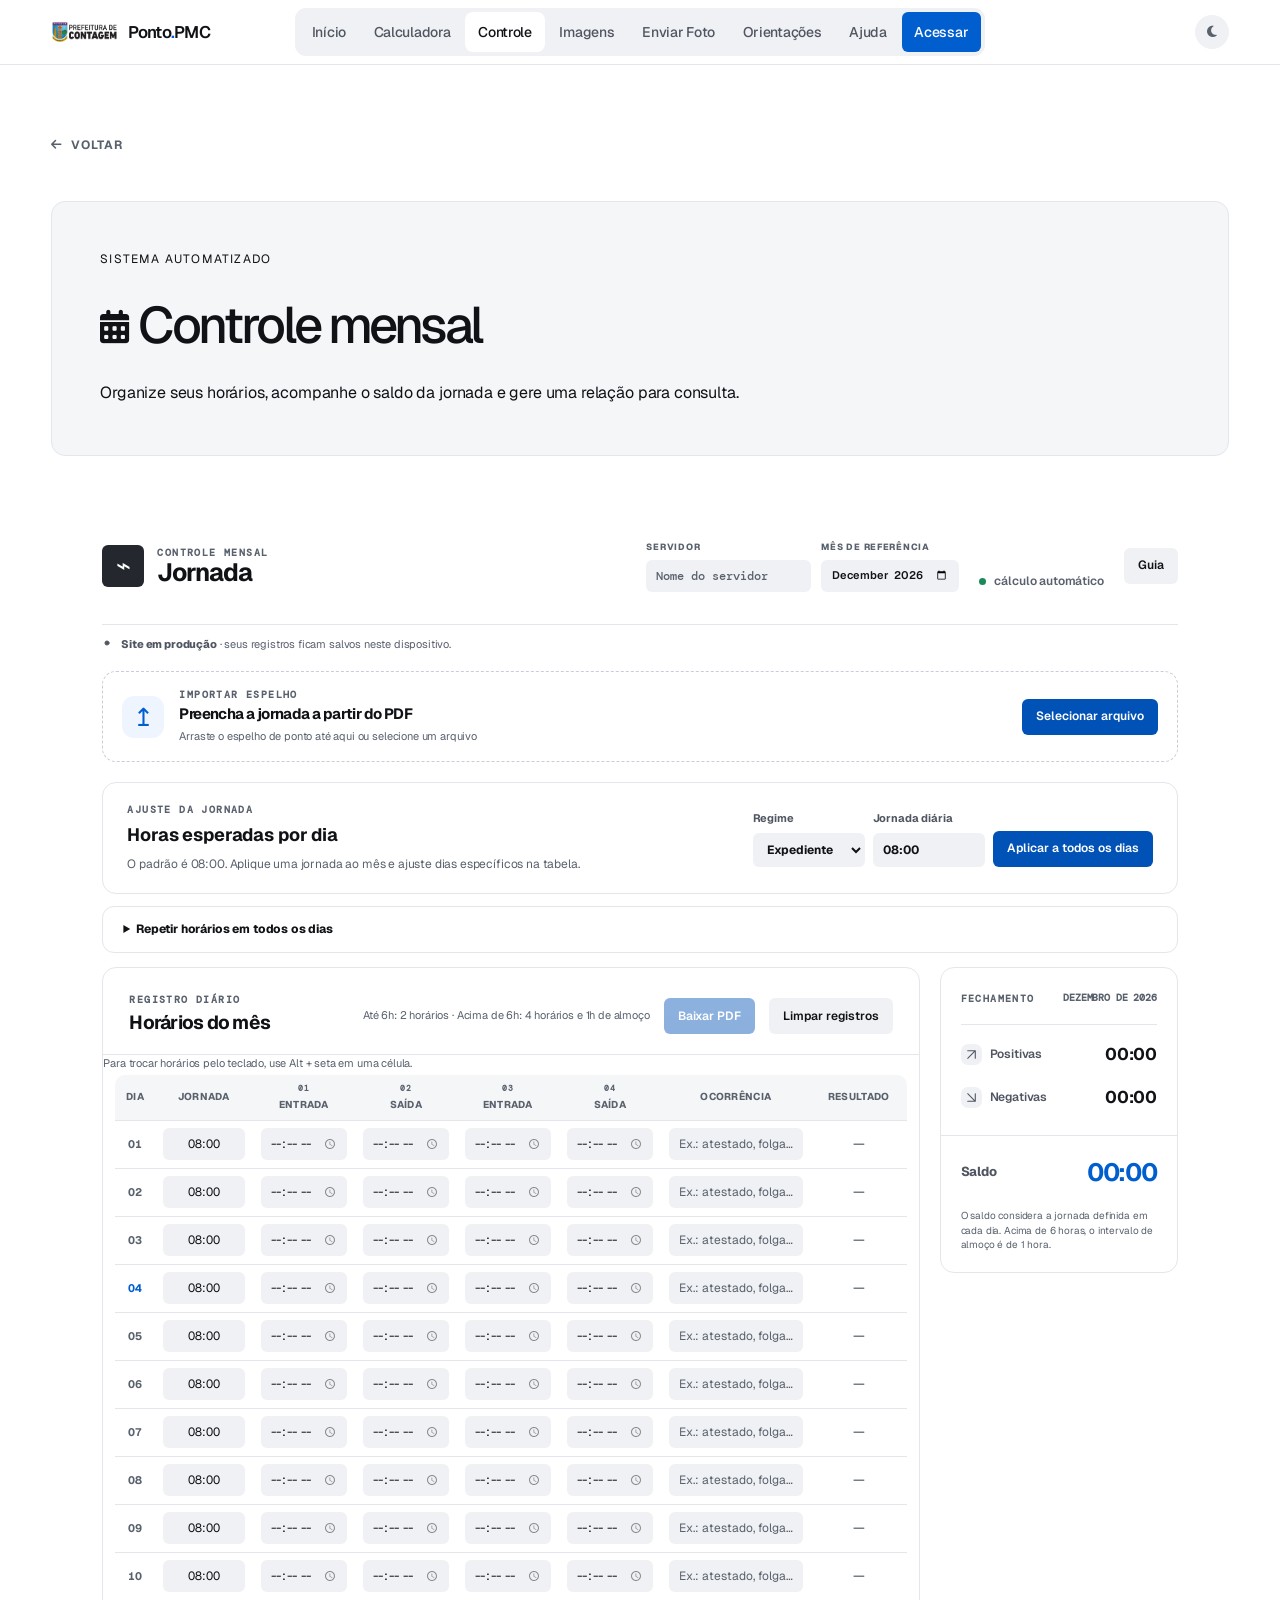
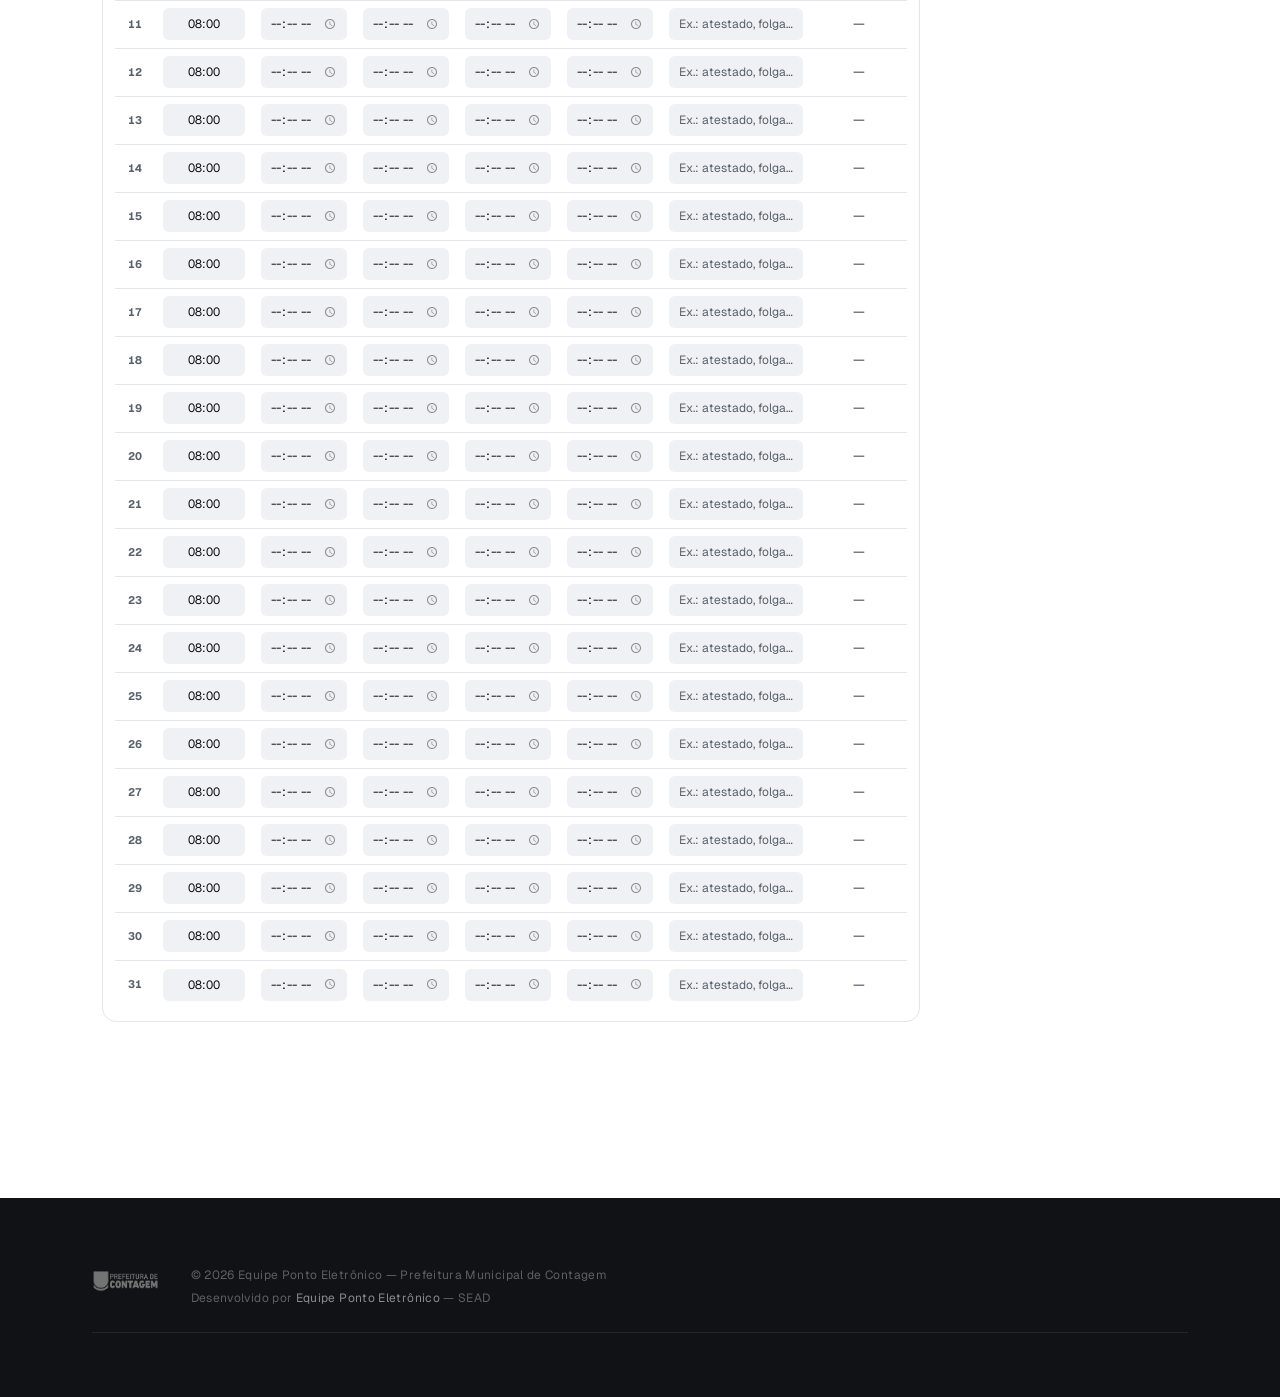
<file: controle-mensal.html>
<!DOCTYPE html>
<html lang="pt-BR"><head><meta charset="utf-8"><meta name="viewport" content="width=device-width,initial-scale=1"><title>Controle mensal</title><link rel="stylesheet" href="style.css"><script type="module" src="controle-mensal-app.js"></script><link rel="stylesheet" href="portal-design.css" />
</head><body><main><p><a href="controle.html">Abrir controle mensal</a></p></main></body></html>
</file>
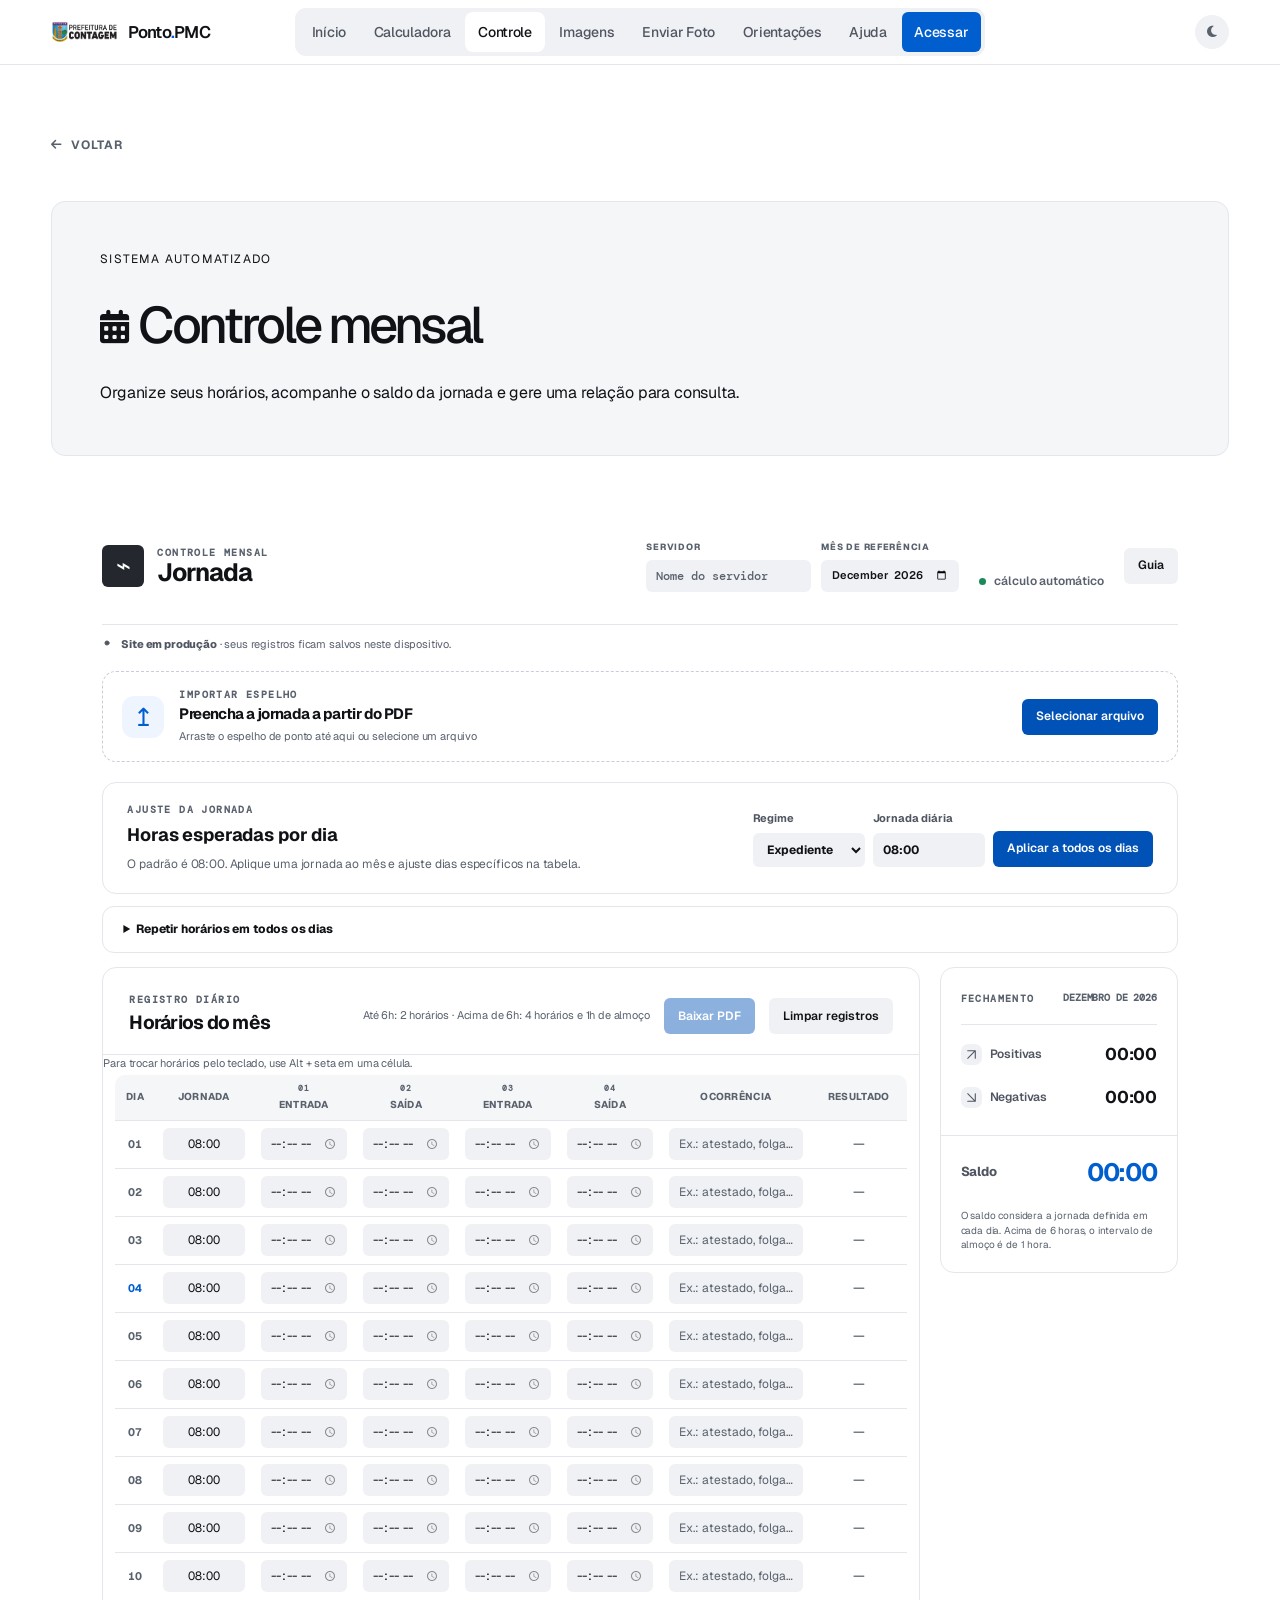
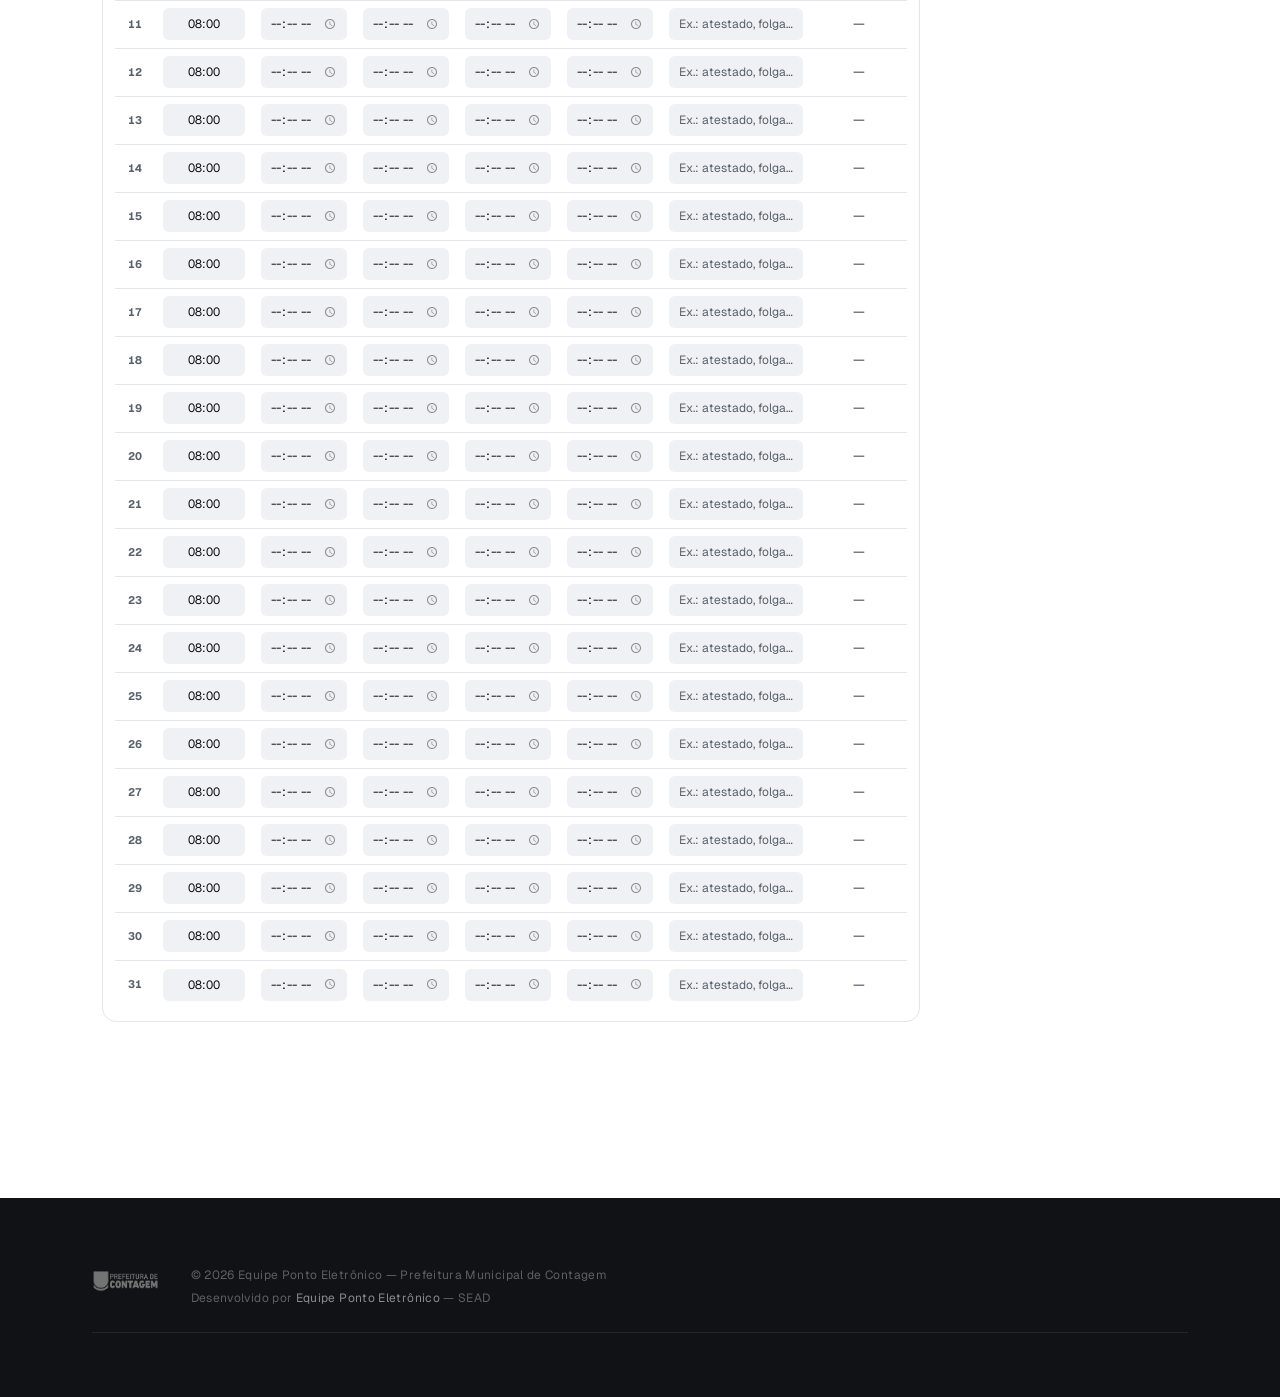
<file: controle.html>
<!DOCTYPE html>
<html lang="pt-BR">
<head>
  <meta charset="UTF-8" />
  <meta name="viewport" content="width=device-width, initial-scale=1.0" />
  <title>Controle</title>
  <link rel="icon" type="image/png" href="https://i.ibb.co/fVRw238j/Ponto-removebg-preview.png" />
  <link rel="stylesheet" href="style.css" />
  <link rel="stylesheet" href="controle.css" />
  <link rel="stylesheet" href="guide.css" />
  <link href="https://cdnjs.cloudflare.com/ajax/libs/font-awesome/6.5.0/css/all.min.css" rel="stylesheet" />
  <link rel="manifest" href="manifest.json" />
  <link rel="apple-touch-icon" href="icons/icon-192.png" />
  <meta name="theme-color" content="#ffffff" />
  <meta name="apple-mobile-web-app-capable" content="yes" />
  <link rel="stylesheet" href="accessibility.css" />
  <link rel="stylesheet" href="mobile-nav.css" />
<link rel="stylesheet" href="portal-design.css" />
</head>
<body class="control-page page-wrapper">
  <a class="skip-link" href="#main-content">Ir para o conteúdo principal</a>
  <nav class="site-nav" role="navigation" aria-label="Navegação principal">
    <div class="inner">
      <a class="nav-logo" href="index.html" aria-label="Voltar ao início">
        <img src="assets/logo-prefeitura-contagem.png" alt="Prefeitura de Contagem" />
        <span class="nav-logo-text">Ponto<span>.</span>PMC</span>
      </a>
      <ul class="nav-links" id="navLinks" role="list">
        <li><a href="index.html">Início</a></li>
        <li><a href="calculadora.html">Calculadora</a></li>
        <li><a href="controle.html" class="active" aria-current="page">Controle</a></li>
        <li><a href="imagem.html">Imagens</a></li>
        <li><a href="foto.html">Enviar Foto</a></li>
        <li><a href="index.html#orientacoes">Orientações</a></li>
        <li><a href="faq.html">Ajuda</a></li>
        <li>
          <a href="https://forponto.contagem.mg.gov.br/ForpontoWeb/login.aspx"
             target="_blank" rel="noopener" class="btn btn-primary btn-sm">Acessar</a>
        </li>
      </ul>
      <div class="nav-actions">
        <button class="theme-toggle-btn" id="themeToggle" aria-label="Alternar tema">
          <i class="fas fa-moon" id="themeIcon" aria-hidden="true"></i>
        </button>
        <button class="nav-hamburger" id="hamburger" aria-controls="navLinks" aria-label="Abrir menu" aria-expanded="false">
          <i class="fas fa-bars" aria-hidden="true"></i>
        </button>
      </div>
    </div>
  </nav>

  <main id="main-content" tabindex="-1">
    <div class="container control-intro">
      <button class="btn-back-page" type="button" onclick="history.back()">
        <i class="fas fa-arrow-left" aria-hidden="true"></i> Voltar
      </button>
      <section class="page-hero" aria-labelledby="controle-title">
        <span class="eyebrow">Sistema Automatizado</span>
        <h1 id="controle-title"><i class="fas fa-calendar-days" aria-hidden="true"></i> Controle mensal</h1>
        <p>Organize seus horários, acompanhe o saldo da jornada e gere uma relação para consulta.</p>
      </section>
    </div>

    <div class="container control-container">
      <section class="app-shell" aria-label="Controle mensal de jornada">
        <header class="topbar">
          <div class="brand-block">
            <div class="brand-mark" aria-hidden="true">⌁</div>
            <div>
              <p class="section-kicker">Controle mensal</p>
              <h2>Jornada</h2>
            </div>
          </div>
          <div class="header-controls">
            <div class="header-fields">
              <label class="header-field">
                <span>Servidor</span>
                <input id="server-name" type="text" maxlength="100" autocomplete="name" placeholder="Nome do servidor" />
              </label>
              <label class="header-field month-field">
                <span>Mês de referência</span>
                <input id="reference-month" type="month" />
              </label>
            </div>
            <div class="rules-note"><span class="status-dot"></span> cálculo automático</div>
            <button class="guide-launch" id="guide-launch" type="button" aria-haspopup="dialog" aria-controls="tour-card">Guia</button>
          </div>
        </header>

        <div class="production-banner" role="status">
          <span class="production-icon" aria-hidden="true"><svg xmlns="http://www.w3.org/2000/svg" class="inline-icon" width="1em" height="1em" viewBox="0 0 24 24" fill="currentColor" stroke="currentColor" stroke-width="2" stroke-linecap="round" stroke-linejoin="round" aria-hidden="true" focusable="false" style="vertical-align:-0.125em"><circle cx="12" cy="12" r="5"/></svg></span>
          <span><strong>Site em produção</strong> · seus registros ficam salvos neste dispositivo.</span>
        </div>

        <section class="import-card" id="import-dropzone" aria-label="Importar espelho de ponto">
          <div class="import-symbol" aria-hidden="true">↥</div>
          <div class="import-copy">
            <p class="section-kicker">Importar espelho</p>
            <h3>Preencha a jornada a partir do PDF</h3>
            <p id="import-status" role="status" aria-live="polite">Arraste o espelho de ponto até aqui ou selecione um arquivo</p>
          </div>
          <button class="import-button" id="choose-file" type="button">Selecionar arquivo</button>
          <input id="file-input" type="file" accept=".pdf,application/pdf,image/png,image/jpeg" hidden />
        </section>

        <section class="daily-settings" aria-labelledby="daily-settings-title">
          <div>
            <p class="section-kicker">Ajuste da jornada</p>
            <h3 id="daily-settings-title">Horas esperadas por dia</h3>
            <p>O padrão é 08:00. Aplique uma jornada ao mês e ajuste dias específicos na tabela.</p>
          </div>
          <div class="daily-settings-action">
            <label class="settings-field" for="work-regime">Regime
              <select id="work-regime">
                <option value="regular">Expediente</option>
                <option value="plantao">Plantão</option>
              </select>
            </label>
            <label class="settings-field" for="bulk-target">Jornada diária
              <input id="bulk-target" type="text" inputmode="numeric" maxlength="5" value="08:00" aria-label="Jornada diária em horas e minutos" />
            </label>
            <button id="apply-target" type="button">Aplicar a todos os dias</button>
          </div>
        </section>

        <details class="time-template">
          <summary>Repetir horários em todos os dias</summary>
          <div class="time-template-fields">
            <label>Entrada 1<input id="template-entry" type="time" /></label>
            <label id="template-exit2-label">Saída 2 (almoço)<input id="template-exit2" type="time" /></label>
            <label data-template-extra>Entrada 3<input id="template-entry3" type="time" /></label>
            <label data-template-extra>Saída 4<input id="template-exit4" type="time" /></label>
            <button id="apply-times" type="button">Aplicar jornada e horários</button>
          </div>
          <p id="template-status" role="status" aria-live="polite">Usa a jornada diária acima e substitui as batidas já preenchidas.</p>
        </details>

        <section class="workspace" aria-label="Calculadora de jornada">
          <div class="sheet-card">
            <div class="sheet-heading">
              <div>
                <p class="section-kicker">Registro diário</p>
                <h3>Horários do mês</h3>
              </div>
              <div class="sheet-actions">
                <p class="sheet-hint" id="sheet-hint">Até 6h: 2 horários · Acima de 6h: 4 horários e 1h de almoço</p>
                <button class="download-button" id="download-pdf" type="button">Baixar PDF</button>
                <button class="clear-button" id="clear-schedule" type="button">Limpar registros</button>
              </div>
            </div>

            <p id="scheduleKeyboard" class="sheet-hint">Para trocar horários pelo teclado, use Alt + seta em uma célula.</p>
          <div class="table-wrap">
              <table>
                <thead>
                  <tr>
                    <th scope="col" class="day-column">Dia</th>
                    <th scope="col" class="target-column">Jornada</th>
                    <th scope="col"><span class="col-number">01</span>Entrada</th>
                    <th scope="col"><span class="col-number">02</span>Saída</th>
                    <th scope="col"><span class="col-number">03</span>Entrada</th>
                    <th scope="col"><span class="col-number">04</span>Saída</th>
                    <th scope="col" class="occurrence-column">Ocorrência</th>
                    <th scope="col" class="result-column">Resultado</th>
                  </tr>
                </thead>
                <tbody id="days-body"></tbody>
              </table>
            </div>
          </div>

        <aside class="summary-card" aria-label="Resumo da jornada">
            <div class="summary-topline">
              <span class="section-kicker">Fechamento</span>
              <span class="summary-month">mês atual</span>
            </div>
            <div class="summary-list">
              <div class="summary-row">
                <span class="summary-label"><span class="summary-icon positive"><svg xmlns="http://www.w3.org/2000/svg" class="inline-icon" width="1em" height="1em" viewBox="0 0 24 24" fill="none" stroke="currentColor" stroke-width="2" stroke-linecap="round" stroke-linejoin="round" aria-hidden="true" focusable="false" style="vertical-align:-0.125em"><path d="M5 19 19 5M5 5h14v14"/></svg></span>Positivas</span>
                <strong id="positive-total" class="positive-text">00:00</strong>
              </div>
              <div class="summary-row">
                <span class="summary-label"><span class="summary-icon negative"><svg xmlns="http://www.w3.org/2000/svg" class="inline-icon" width="1em" height="1em" viewBox="0 0 24 24" fill="none" stroke="currentColor" stroke-width="2" stroke-linecap="round" stroke-linejoin="round" aria-hidden="true" focusable="false" style="vertical-align:-0.125em"><path d="m5 5 14 14M5 19h14V5"/></svg></span>Negativas</span>
                <strong id="negative-total" class="negative-text">00:00</strong>
              </div>
            </div>
          <div class="balance-row" role="status" aria-live="polite">
              <span>Saldo</span>
              <strong id="balance-total">00:00</strong>
            </div>
            <p class="summary-footnote" id="summary-footnote">O saldo considera a jornada definida em cada dia. Acima de 6 horas, o intervalo de almoço é de 1 hora.</p>
          </aside>
        </section>
      </section>
    </div>
  </main>

  <footer class="site-footer">
    <div class="container">
      <div class="footer-inner">
        <div class="footer-logo">
          <img src="assets/logo-prefeitura-contagem.png" alt="Logo Prefeitura de Contagem" />
        </div>
        <div>
          <p class="footer-copy">© 2026 Equipe Ponto Eletrônico — Prefeitura Municipal de Contagem</p>
          <p class="footer-dev">Desenvolvido por <a href="https://www.linkedin.com/in/italo-junio/" target="_blank" rel="noopener">Equipe Ponto Eletrônico</a> — SEAD</p>
        </div>
      </div>
    </div>
  </footer>

  <div class="tour-hole" id="tour-hole" hidden aria-hidden="true"></div>
  <div class="tour-card" id="tour-card" role="dialog" aria-modal="true" aria-label="Guia do Controle" aria-live="polite" hidden></div>

  <script src="controle.js?v=20261127-pdf"></script>
  <script src="guide.js"></script>
  <script src="pwa.js"></script>
  <script src="accessibility.js" defer></script>
  <script src="https://vlibras.gov.br/app/vlibras-plugin.js" defer></script>
  <script type="module" src="mobile-nav.js"></script>
</body>
</html>
</file>
<file: style.css>
/* =====================================================
   style.css — Portal Principal
   Nike Premium · Athletic Minimalism · White-first
   ===================================================== */
@import url('tokens.css');

/* ===== HERO MAIN ===== */
.hero-band.main-hero {
  text-align: center;
  background: var(--bg);
  padding-top: 0;
  padding-bottom: var(--sp-12);
  border-bottom: 1.5px solid var(--border);
}
[data-theme="dark"] .hero-band.main-hero { background: var(--bg); }

.hero-band.main-hero .display-1 {
  color: var(--text-primary);
  max-width: 820px;
  margin-inline: auto;
  font-size: clamp(2.25rem, 5.5vw, 4.5rem);
  line-height: 1.06;
  text-wrap: balance;
}
.hero-band.main-hero .display-1 span { color: var(--accent); }

.hero-band.main-hero .lead {
  max-width: 480px;
  margin: var(--sp-5) auto 0;
  text-wrap: pretty;
}

.hero-brand-band {
  position: relative;
  isolation: isolate;
  width: 100vw;
  margin-left: calc(50% - 50vw);
  padding-block: var(--sp-6);
  margin-bottom: var(--sp-6);
  cursor: zoom-in;
  touch-action: none;
}
.hero-brand-band.is-magnifying { cursor: zoom-out; }
.hero-brand-band:focus-visible { outline: 2px solid var(--accent); outline-offset: -3px; }

.hero-text-field {
  position: absolute;
  inset: 0;
  z-index: 0;
  width: 100%;
  height: 100%;
  pointer-events: none;
}

.hero-text-lens {
  position: absolute;
  z-index: 2;
  border: 2px solid rgba(198, 220, 255, 0.85);
  border-radius: 50%;
  background: var(--bg);
  box-shadow: 0 0 0 5px rgba(107, 170, 245, 0.12), 0 8px 28px #0009;
  pointer-events: none;
}
.hero-text-lens[hidden] { display: none; }

.hero-brasao {
  position: relative;
  z-index: 1;
  display: block;
  width: clamp(144px, 16vw, 192px);
  max-width: 100%;
  height: auto;
  margin: 0 auto;
}
.hero-brasao[hidden] { display: none; }
.hero-brand-band.is-unified .hero-brasao { visibility: hidden; }

.hero-tagline {
  font-family: var(--font-mono);
  font-size: clamp(0.625rem, 1.2vw, 0.75rem);
  font-weight: 500;
  color: var(--text-secondary);
  letter-spacing: 0.12em;
  text-transform: uppercase;
  margin-bottom: var(--sp-5);
  text-wrap: balance;
}

.hero-cta-row {
  display: flex; gap: var(--sp-3); flex-wrap: wrap;
  justify-content: center;
  margin-top: var(--sp-8);
}

#installPortal[hidden], .install-help[hidden] { display: none !important; }
.install-help {
  max-width: 600px;
  margin: var(--sp-4) auto 0;
  color: var(--text-muted);
  font-size: var(--text-sm);
  line-height: 1.5;
}

/* Hero stat strip */
.hero-stats {
  display: grid;
  grid-template-columns: repeat(3, minmax(0, 1fr));
  gap: var(--sp-6);
  max-width: 640px;
  margin: var(--sp-10) auto 0;
  padding-top: var(--sp-6);
  border-top: 1.5px solid var(--border);
}
.hero-stat { text-align: center; }
.hero-stat-value {
  font-family: var(--font-display); font-weight: 500;
  font-size: clamp(1.5rem, 3vw, 2.25rem);
  color: var(--near-black);
  letter-spacing: -0.02em;
  line-height: 1;
  text-transform: uppercase;
}
[data-theme="dark"] .hero-stat-value { color: var(--white); }
.hero-stat-value span { color: var(--mid-gray); font-weight: 400; }
.hero-stat-label {
  font-size: clamp(0.5625rem, 1.3vw, 0.6875rem); color: var(--text-secondary);
  margin-top: var(--sp-2);
  font-family: var(--font-mono);
  letter-spacing: 0.08em;
  text-transform: uppercase;
}

/* ===== TICKER / MARQUEE ===== */
.ticker-band {
  background: var(--near-black);
  overflow: hidden;
  padding: var(--sp-3) 0;
  border-top: none;
  border-bottom: none;
}
[data-theme="dark"] .ticker-band { background: var(--black); }
.ticker-track {
  display: flex;
  gap: 0;
  animation: ticker 22s linear infinite;
  width: max-content;
}
.ticker-track span {
  font-family: var(--font-display);
  font-weight: 700;
  font-size: var(--text-sm);
  letter-spacing: 0.18em;
  text-transform: uppercase;
  color: rgba(255,255,255,0.7);
  padding: 0 var(--sp-8);
  white-space: nowrap;
}
.ticker-track span.sep {
  color: rgba(255,255,255,0.25);
  padding: 0;
}
@keyframes ticker {
  from { transform: translateX(0); }
  to   { transform: translateX(-50%); }
}

/* ===== CAROUSEL (AJUSTADO) ===== */
.modern-carousel { padding: var(--sp-16) 0 var(--sp-6); }

.carousel-wrapper {
  position: relative;
  background: var(--surface);
  border: 1.5px solid var(--border);
  border-radius: var(--radius-xl);
  overflow: hidden;
}

/* 1. O Track agora detém a altura obrigatória */
.carousel-track {
  position: relative;
  min-height: 360px; /* Altura para desktop */
  width: 100%;
}

/* 2. Todos os itens são absolutos, o tempo todo */
.carousel-item {
  position: absolute;
  inset: 0;
  width: 100%;
  height: 100%;
  opacity: 0;
  z-index: 1;
  transition: opacity 0.55s ease-in-out;
  pointer-events: none;
}

/* 3. O item ativo apenas ganha opacidade e interação, sem mudar o fluxo (position) */
.carousel-item.active {
  opacity: 1;
  z-index: 2;
  pointer-events: auto;
}

.carousel-content {
  display: grid;
  grid-template-columns: 1.1fr 0.9fr;
  align-items: stretch;
  height: 100%; /* Ocupa a altura total do track */
}

/* ... Restante do CSS de imagem e texto permanece igual ... */
.carousel-image {
  position: relative;
  overflow: hidden;
  background: var(--off-white);
}
[data-theme="dark"] .carousel-image { background: var(--surface-3); }
.carousel-image img {
  width: 100%; height: 100%;
  object-fit: cover;
  transition: transform 0.8s var(--ease-out);
}
.carousel-wrapper:hover .carousel-image img { transform: scale(1.04); }
.app-download-image { cursor: pointer; }

.download-overlay {
  position: absolute; inset: 0;
  background: rgba(0,0,0,0.55);
  display: flex; flex-direction: column; align-items: center; justify-content: center;
  gap: var(--sp-3);
  color: var(--white);
  font-family: var(--font-display); font-weight: 700;
  font-size: var(--text-lg); text-transform: uppercase; letter-spacing: 0.08em;
  opacity: 0; transition: opacity var(--dur-med);
}
.download-overlay i { font-size: 2rem; }
.app-download-image:hover .download-overlay { opacity: 1; }

.carousel-text {
  padding: var(--sp-10) var(--sp-12);
  display: flex;
  flex-direction: column;
  justify-content: center;
  gap: var(--sp-4);
  border-left: 1.5px solid var(--border);
  background: var(--surface);
}
.carousel-text h3 {
  font-family: var(--font-display);
  font-size: clamp(1.3rem, 2.5vw, 2rem);
  font-weight: 800; color: var(--text-primary);
  line-height: 1.05; letter-spacing: 0.01em;
  text-transform: uppercase;
}
.carousel-text p { color: var(--text-secondary); line-height: 1.7; font-size: var(--text-sm); font-weight: 400; }

/* Navegação e Dots */
.carousel-nav {
  position: absolute; top: 50%; transform: translateY(-50%);
  width: 44px; height: 44px; border-radius: var(--radius-full);
  background: var(--white);
  color: var(--near-black);
  border: 1.5px solid var(--border);
  display: flex; align-items: center; justify-content: center;
  cursor: pointer; z-index: 10;
  opacity: 0;
  transition: opacity var(--dur-fast), box-shadow var(--dur-fast), transform var(--dur-fast);
  font-size: 0.8rem;
  box-shadow: var(--shadow-md);
}
[data-theme="dark"] .carousel-nav { background: var(--surface-2); color: var(--white); }
.carousel-wrapper:hover .carousel-nav { opacity: 1; }
.carousel-nav.prev { left: var(--sp-4); }
.carousel-nav.next { right: var(--sp-4); }

.carousel-dots { display: flex; justify-content: center; gap: var(--sp-2); margin-top: var(--sp-5); }
.dot {
  width: 6px; height: 6px; border-radius: var(--radius-full);
  background: var(--mid-gray); border: none; cursor: pointer;
  transition: all var(--dur-med) var(--ease-out);
}
.dot.active { background: var(--near-black); width: 24px; }
[data-theme="dark"] .dot.active { background: var(--white); }

/* 4. Ajustes Responsivos: Como os itens são absolute, 
      precisamos definir a altura do track manualmente nas quebras */
@media (max-width: 768px) {
  .carousel-track {
    min-height: 520px; /* Aumentado para caber imagem + texto empilhados */
  }
  .carousel-content { 
    grid-template-columns: 1fr; 
    grid-template-rows: 220px 1fr;
  }
  .carousel-image { height: 220px; }
  .carousel-text { padding: var(--sp-6); border-left: none; border-top: 1.5px solid var(--border); }
}

@media (max-width: 480px) {
  .carousel-track {
    min-height: 480px;
  }
  .carousel-image { height: 180px; }
  .carousel-text { padding: var(--sp-5); }
}

/* ===== SECTION HEADER ROW ===== */
.section-header-row {
  display: flex; align-items: flex-end; justify-content: space-between;
  margin-bottom: var(--sp-10); flex-wrap: wrap; gap: var(--sp-4);
  padding-bottom: var(--sp-8);
  border-bottom: 1.5px solid var(--border);
}

/* ===== CARD GRID ===== */
.card-grid {
  display: grid;
  grid-template-columns: repeat(3, 1fr);
  gap: var(--sp-3);
}
.card-grid .departments    { grid-column: 1 / -1; }
.card-grid .powerbi-section { grid-column: 1 / -1; }
.card-grid .support-section { grid-column: 1 / -1; }
@media (max-width: 1024px) { .card-grid { grid-template-columns: repeat(2,1fr); } }
@media (max-width: 640px)  { .card-grid { grid-template-columns: 1fr; } }

/* ===== ACTION CARD ===== */
.action-card {
  background: var(--surface);
  border: 1.5px solid var(--border);
  border-radius: var(--radius-xl);
  padding: var(--sp-8);
  cursor: pointer;
  position: relative;
  overflow: hidden;
  display: flex;
  flex-direction: column;
  gap: var(--sp-4);
  transition: all var(--dur-med) var(--ease-out);
  touch-action: manipulation;
  -webkit-tap-highlight-color: transparent;
}
.action-card:hover {
  border-color: var(--near-black);
  background: var(--near-black);
  transform: translateY(-4px);
  box-shadow: var(--shadow-lg);
}
[data-theme="dark"] .action-card:hover {
  border-color: var(--white);
  background: var(--surface-2);
}

.action-card h2 {
  font-family: var(--font-display);
  font-weight: 800;
  font-size: var(--text-xl);
  color: var(--text-primary);
  margin: 0;
  display: flex;
  flex-direction: column;
  gap: var(--sp-4);
  align-items: flex-start;
  text-transform: uppercase;
  transition: color var(--dur-fast);
}
.action-card:hover h2 { color: var(--white); }
[data-theme="dark"] .action-card:hover h2 { color: var(--white); }

.action-card h2 i {
  width: 52px; height: 52px;
  background: var(--off-white);
  border-radius: var(--radius-md);
  display: flex; align-items: center; justify-content: center;
  font-size: 1.25rem;
  color: var(--dark-gray);
  transition: all var(--dur-med);
}
[data-theme="dark"] .action-card h2 i {
  background: var(--surface-3);
  color: var(--text-secondary);
}
.action-card:hover h2 i {
  background: rgba(255,255,255,0.15);
  color: var(--white);
}

.action-card p {
  color: var(--text-muted);
  font-size: var(--text-sm);
  line-height: 1.65;
  margin: 0;
  transition: color var(--dur-fast);
}
.action-card:hover p { color: rgba(255,255,255,0.7); }

.action-card::after {
  content: ""; display: inline-block; width: 1em; height: 1em; vertical-align: -0.125em; background-color: currentColor; -webkit-mask: url("data:image/svg+xml,%3Csvg%20xmlns%3D%22http%3A%2F%2Fwww.w3.org%2F2000%2Fsvg%22%20viewBox%3D%220%200%2024%2024%22%20fill%3D%22none%22%20stroke%3D%22black%22%20stroke-width%3D%222%22%20stroke-linecap%3D%22round%22%20stroke-linejoin%3D%22round%22%3E%3Cpath%20d%3D%22M4%2012h16m-6-6%206%206-6%206%22%2F%3E%3C%2Fsvg%3E") center / contain no-repeat; mask: url("data:image/svg+xml,%3Csvg%20xmlns%3D%22http%3A%2F%2Fwww.w3.org%2F2000%2Fsvg%22%20viewBox%3D%220%200%2024%2024%22%20fill%3D%22none%22%20stroke%3D%22black%22%20stroke-width%3D%222%22%20stroke-linecap%3D%22round%22%20stroke-linejoin%3D%22round%22%3E%3Cpath%20d%3D%22M4%2012h16m-6-6%206%206-6%206%22%2F%3E%3C%2Fsvg%3E") center / contain no-repeat;
  position: absolute;
  bottom: var(--sp-8); right: var(--sp-8);
  font-size: 1.2rem;
  color: rgba(255,255,255,0.6);
  opacity: 0;
  transform: translateX(-8px);
  transition: all var(--dur-med);
}
.action-card:hover::after { opacity: 1; transform: translateX(0); }

/* ===== DEPARTMENTS ===== */
.departments {
  background: var(--off-white);
  border: 1.5px solid var(--border);
  border-radius: var(--radius-xl);
  padding: var(--sp-10);
}
[data-theme="dark"] .departments { background: var(--surface-2); }
.departments .eyebrow { margin-bottom: var(--sp-3); display: block; }
.departments-title {
  font-family: var(--font-display); font-weight: 800;
  font-size: clamp(1.5rem, 3vw, 2.5rem);
  color: var(--text-primary); margin-bottom: var(--sp-4);
  text-transform: uppercase; letter-spacing: 0.01em;
}
.departments-subtitle {
  color: var(--text-secondary); max-width: 640px;
  margin-bottom: var(--sp-8); line-height: 1.8;
  font-size: var(--text-sm); font-weight: 400;
}
.departments ul { list-style: none; columns: 2; column-gap: var(--sp-12); }
.departments li {
  padding: var(--sp-3) 0;
  color: var(--text-secondary); font-size: var(--text-xs);
  border-bottom: 1px solid var(--border);
  break-inside: avoid;
  font-family: var(--font-mono);
  letter-spacing: 0.01em;
  transition: color var(--dur-fast);
}
.departments li:hover { color: var(--text-primary); }
@media (max-width: 640px) {
  .departments ul { columns: 1; }
  .departments { padding: var(--sp-6); }
}

/* ===== POWERBI ===== */
.powerbi-section {
  background: var(--surface);
  border: 1.5px solid var(--border);
  border-radius: var(--radius-xl);
  overflow: hidden;
}
.powerbi-label {
  padding: var(--sp-4) var(--sp-8);
  border-bottom: 1.5px solid var(--border);
  font-family: var(--font-mono); font-weight: 400;
  font-size: var(--text-xs); color: var(--text-muted);
  display: flex; align-items: center; gap: var(--sp-3);
  letter-spacing: 0.14em; text-transform: uppercase;
  background: var(--off-white);
}
[data-theme="dark"] .powerbi-label { background: var(--surface-2); }
.powerbi-label i { color: var(--text-secondary); }
.powerbi-embed { position: relative; width: 100%; padding-top: 58%; }
.powerbi-embed iframe { position: absolute; inset: 0; width: 100%; height: 100%; border: 0; }

/* ===== SUPPORT ===== */
.support-section {
  background: var(--near-black);
  border: 1.5px solid var(--near-black);
  border-radius: var(--radius-xl);
  padding: var(--sp-12);
  display: grid;
  grid-template-columns: 1fr 1fr;
  gap: var(--sp-12);
  align-items: center;
  color: var(--white);
}
[data-theme="dark"] .support-section { background: var(--surface-2); border-color: var(--border); }
@media (max-width: 768px) {
  .support-section { grid-template-columns: 1fr; gap: var(--sp-8); padding: var(--sp-8); }
}
.support-left h2 {
  font-family: var(--font-display); font-weight: 800;
  font-size: clamp(1.2rem, 3vw, 2rem);
  color: var(--white); margin-bottom: var(--sp-3);
  display: flex; align-items: center; gap: var(--sp-3);
  text-transform: uppercase;
}
[data-theme="dark"] .support-left h2 { color: var(--text-primary); }
.support-left h2 i { color: rgba(255,255,255,0.5); font-size: 0.85em; }
.support-left p { color: rgba(255,255,255,0.65); font-size: var(--text-sm); line-height: 1.75; margin-bottom: var(--sp-6); }
[data-theme="dark"] .support-left p { color: var(--text-secondary); }
.support-links { display: flex; flex-wrap: wrap; gap: var(--sp-3); }
.support-button {
  display: inline-flex; align-items: center; gap: var(--sp-2);
  padding: var(--sp-3) var(--sp-5);
  border-radius: var(--radius-full);
  font-family: var(--font-body); font-weight: 700;
  font-size: var(--text-sm); text-transform: uppercase; letter-spacing: 0.05em;
  transition: all var(--dur-fast);
  text-decoration: none;
}
.email-link { background: var(--white); color: var(--near-black); border: 2px solid var(--white); }
.email-link:hover { opacity: 0.88; transform: translateY(-1px); }
.whatsapp-link { background: transparent; color: rgba(255,255,255,0.8); border: 2px solid rgba(255,255,255,0.35); }
.whatsapp-link:hover { border-color: var(--white); color: var(--white); transform: translateY(-1px); }
[data-theme="dark"] .whatsapp-link { color: var(--text-secondary); border-color: var(--border-hover); }

.store-title {
  font-family: var(--font-mono); font-weight: 400;
  font-size: var(--text-xs); letter-spacing: 0.16em;
  text-transform: uppercase; color: rgba(255,255,255,0.5);
  margin-bottom: var(--sp-4);
}
[data-theme="dark"] .store-title { color: var(--text-muted); }
.store-buttons { display: flex; flex-wrap: wrap; gap: var(--sp-3); }
.store-btn {
  display: inline-flex; align-items: center; gap: var(--sp-3);
  padding: var(--sp-3) var(--sp-5);
  border-radius: var(--radius-lg);
  font-family: var(--font-body); font-weight: 600;
  text-decoration: none;
  transition: all var(--dur-fast);
  border: 1.5px solid rgba(255,255,255,0.2);
  background: rgba(255,255,255,0.08);
  color: rgba(255,255,255,0.8);
  font-size: var(--text-sm);
}
[data-theme="dark"] .store-btn { border-color: var(--border); background: var(--surface-3); color: var(--text-secondary); }
.store-btn i { font-size: 1.3rem; color: rgba(255,255,255,0.5); }
[data-theme="dark"] .store-btn i { color: var(--text-muted); }
.store-btn span { display: flex; flex-direction: column; line-height: 1.2; }
.store-btn span small { font-weight: 300; opacity: 0.5; font-size: var(--text-xs); }
.store-btn:hover { border-color: rgba(255,255,255,0.6); color: var(--white); transform: translateY(-1px); }
.store-btn:hover i { color: rgba(255,255,255,0.85); }

/* ===== MOBILE ===== */
@media (max-width: 480px) {
  .hero-stats { gap: var(--sp-2); }
  .hero-cta-row { gap: var(--sp-2); }
  .hero-cta-row .btn-lg { padding-inline: var(--sp-4); font-size: var(--text-sm); }
  .departments { padding: var(--sp-5); }
  .support-section { padding: var(--sp-6); }
  .store-buttons { flex-direction: column; }
  .store-btn { justify-content: center; }
}

/* App download modal */
  .app-modal-overlay {
    position: fixed; inset: 0; z-index: 9000;
    background: rgba(0,0,0,0.55); backdrop-filter: blur(4px);
    display: flex; align-items: center; justify-content: center;
    padding: 1rem;
    opacity: 0; transition: opacity .26s ease;
  }
  .app-modal--open { opacity: 1 !important; }
  .app-modal--open .app-modal-box { transform: translateY(0) !important; }
  .app-modal-box {
    background: var(--surface, #fff);
    border: 1.5px solid var(--border, #e5e5e5);
    border-radius: var(--radius-xl, 20px);
    padding: 2.5rem 2rem 2rem;
    max-width: 380px; width: 100%;
    text-align: center; position: relative;
    transform: translateY(18px); transition: transform .26s ease;
  }
  [data-theme="dark"] .app-modal-box { background: var(--surface-2, #1a1a1a); }
  .app-modal-close {
    position: absolute; top: 1rem; right: 1rem;
    width: 32px; height: 32px; border-radius: 50%;
    border: 1.5px solid var(--border, #e5e5e5); background: transparent;
    color: var(--text-muted, #999); cursor: pointer;
    display: flex; align-items: center; justify-content: center;
    font-size: .8rem; transition: all .15s;
  }
  .app-modal-close:hover { background: var(--surface-3, #f0f0f0); color: var(--text-primary, #111); }
  .app-modal-icon { font-size: 2.4rem; color: var(--text-muted, #aaa); margin-bottom: .8rem; }
  .app-modal-title {
    font-family: var(--font-display, sans-serif); font-weight: 900;
    font-size: 1.5rem; text-transform: uppercase;
    color: var(--text-primary, #111); margin-bottom: .4rem;
  }
  .app-modal-desc { color: var(--text-secondary, #666); font-size: .875rem; margin-bottom: 1.5rem; }
  .app-modal-btns { display: flex; flex-direction: column; gap: .75rem; }
</file>
<file: portal-design.css>
/* Shared visual language for the public portal and its tools. */
@import url('https://fonts.googleapis.com/css2?family=Geist:wght@400;500;600;700&display=swap');

:root {
  --font-display: 'Geist', 'DM Sans', Arial, sans-serif;
  --font-body: var(--font-display);
  --blue-50: #eef5ff;
  --blue-100: #d6e6ff;
  --blue-300: #8fbbff;
  --blue-500: #005ecf;
  --blue-600: #0052b6;
  --blue-700: #00459d;
  --stone-900: #101216;
  --stone-800: #24272d;
  --stone-600: #505661;
  --stone-100: #e3e6eb;
  --stone-200: #c8ced8;
  --stone-50: #eff1f4;
  --off-white: #f5f6f8;
  --portal-gutter: clamp(20px, 4vw, 76px);
  --portal-tray: #eff1f4;
  --portal-tray-active: #fff;
  --text-muted: #59616d;
  --header-bg: rgb(255 255 255 / .94);
  --shadow-md: 0 12px 36px rgb(17 27 46 / .07);
  --radius-lg: 10px;
  --radius-xl: 14px;
}
[data-theme='dark'] {
  --bg: #111318;
  --bg-alt: #161920;
  --surface: #191d24;
  --surface-2: #222730;
  --surface-3: #2b313b;
  --text-muted: #adb7c8;
  --header-bg: rgb(17 19 24 / .94);
  --portal-tray: #232831;
  --portal-tray-active: #343c49;
}

body { font-family: var(--font-body); }
.site-nav .inner, .portal-home .site-nav .inner { min-height: 64px; height: auto; max-width: none; padding-inline: var(--portal-gutter); }
.site-nav .nav-logo { gap: 10px; }
.site-nav .nav-logo-text { font-weight: 600; letter-spacing: -.045em; }
.site-nav .theme-toggle-btn { border: 0; border-radius: 50%; background: var(--portal-tray); }
@media (min-width: 901px) {
  .site-nav .inner, .portal-home .site-nav .inner { display: grid; grid-template-columns: minmax(0, 1fr) auto minmax(0, 1fr); gap: 12px; }
  .site-nav .nav-logo { justify-self: start; }
  .site-nav .nav-actions { justify-self: end; }
  .site-nav .nav-links { padding: 4px; border-radius: 11px; gap: 2px; background: var(--portal-tray); }
  .site-nav .nav-links a { display: block; border-radius: 8px; white-space: nowrap; padding: 9px clamp(8px, 1vw, 16px); letter-spacing: -.02em; font-weight: 500; }
  .site-nav .nav-links a:is(:hover, [aria-current='page'], .active):not(.btn-primary) { color: var(--text-primary); background: var(--portal-tray-active); }
  .site-nav .nav-links .btn-primary { min-width: 76px; text-align: center; }
}
@media (901px <= width <= 1100px) {
  .site-nav .nav-logo-text { display: none; }
}
@media (max-width: 900px) {
  .has-mobile-bank-nav .mobile-bank-nav { padding-inline: max(12px, env(safe-area-inset-left)); border-radius: 18px 18px 0 0; background: var(--header-bg); backdrop-filter: blur(16px); }
  .mobile-bank-item { font-family: var(--font-body); font-size: .6875rem; }
  .mobile-bank-card { font-family: var(--font-body); font-size: .875rem; color: var(--text-primary); }
}

body:not(.portal-home) #main-content > .container { max-width: 1450px; padding-inline: var(--portal-gutter); }
.control-page .control-container { width: min(1500px, calc(100% - 2 * var(--portal-gutter))); padding-top: clamp(32px, 5vw, 72px); }
.page-wrapper :is(.page-hero, .calc-header), body .hero-band.faq-hero {
  color: var(--text-primary); background: var(--bg-alt); border: 1px solid var(--border);
  border-radius: var(--radius-xl); box-shadow: none;
}
body .hero-band.faq-hero { border-radius: 0; border-inline: 0; }
.page-wrapper :is(.page-hero, .calc-header) :is(h1, .eyebrow, p, i), body .hero-band.faq-hero :is(.display-1, .eyebrow, .lead) { color: var(--text-primary); }
body .hero-band.faq-hero .lead { color: var(--text-secondary); }
.page-wrapper :is(.page-hero, .calc-header) h1, .control-page .control-heading h1, body .hero-band.faq-hero .display-1 { font-weight: 500; letter-spacing: -.06em; text-transform: none; }
.page-wrapper :is(.page-hero, .calc-header) h1 > i, .control-page .control-heading h1 > i { color: var(--accent); }
.page-wrapper :is(.page-hero, .calc-header) p { font-size: 1rem; color: var(--text-secondary); }
.hero-band.faq-hero .profile-card { color: var(--text-primary); background: var(--surface); border-color: var(--border-mid); }
.hero-band.faq-hero .profile-card :is(h3, p, .card-cta) { color: var(--text-primary); }
.hero-band.faq-hero .profile-icon { color: var(--accent); background: var(--accent-light); }
.mobile-bank-sheet .mobile-bank-card:hover { border-color: var(--accent); }
:where(.portal-home, .page-wrapper) :is(a,button,input,select,textarea):focus-visible { outline: 2px solid var(--accent); outline-offset: 3px; }
@media print { .site-nav, .mobile-bank-nav { display: none !important; } }
</file>
<file: controle.css>
@import url('tokens.css');

.control-page {
  --control-ink: var(--text-primary);
  --control-muted: var(--text-muted);
  --control-line: var(--border);
  --control-soft: var(--surface-2);
  --control-navy: var(--near-black);
  --control-navy-soft: var(--accent-light);
  --control-positive: var(--success);
  --control-positive-soft: rgba(26, 138, 90, .1);
  --control-negative: var(--error);
  --control-negative-soft: rgba(196, 43, 43, .1);
  min-width: 320px;
  min-height: 100vh;
  display: flex;
  flex-direction: column;
  background: var(--bg-alt);
}

.control-page main { flex: 1; }
.control-container { width: min(1180px, calc(100% - 48px)); margin: 0 auto; padding: var(--sp-16) 0 var(--sp-20); }
.control-heading { margin-bottom: var(--sp-8); padding-bottom: var(--sp-8); border-bottom: 1.5px solid var(--border); }
.control-heading .eyebrow { display: block; margin-bottom: var(--sp-3); }
.control-heading h1 { margin: 0; color: var(--text-primary); font-size: clamp(2rem, 4vw, 3.5rem); font-weight: 400; letter-spacing: -.04em; line-height: 1; }
.control-heading p { max-width: 540px; margin: var(--sp-4) 0 0; color: var(--text-secondary); font-size: var(--text-base); }

.app-shell { color: var(--control-ink); }
.topbar { display: flex; align-items: center; justify-content: space-between; gap: var(--sp-8); margin-bottom: var(--sp-8); }
.brand-block { display: flex; align-items: center; gap: 13px; }
.brand-mark { display: grid; place-items: center; width: 42px; height: 42px; border-radius: 13px; color: var(--bg); background: var(--dark-gray); font-size: 25px; font-weight: 300; line-height: 1; transform: rotate(-10deg); }
.brand-block h2, .sheet-heading h3, .import-copy h3 { margin: 0; color: var(--control-ink); letter-spacing: -.04em; line-height: 1.1; }
.brand-block h2 { font-size: 25px; }
.section-kicker { margin: 0; color: var(--control-muted); font-family: var(--font-mono); font-size: 10px; font-weight: 700; letter-spacing: .14em; line-height: 1.3; text-transform: uppercase; }

.rules-note { display: flex; align-items: center; gap: 8px; color: var(--control-muted); font-size: 12px; font-weight: 600; }
.status-dot { width: 7px; height: 7px; border-radius: 50%; background: var(--success); box-shadow: 0 0 0 4px var(--control-positive-soft); }
.header-controls { display: flex; align-items: end; gap: 20px; }
.header-fields { display: flex; align-items: end; gap: 10px; }
.header-field { display: grid; gap: 5px; color: var(--control-muted); font-size: 9px; font-weight: 800; letter-spacing: .08em; text-transform: uppercase; }
.header-field input { width: 150px; height: 32px; padding: 0 9px; border: 1px solid var(--border-mid); border-radius: 8px; outline: none; color: var(--control-ink); background: var(--surface); font: inherit; font-size: 11px; font-weight: 600; letter-spacing: 0; text-transform: none; transition: border-color .15s ease, box-shadow .15s ease; }
.header-field input::placeholder { color: var(--control-muted); font-weight: 500; }
.header-field input:focus { border-color: var(--accent); box-shadow: 0 0 0 3px var(--control-navy-soft); }
.header-field.month-field input { width: 138px; }

.production-banner { display: flex; align-items: center; gap: 9px; min-height: 38px; margin: -12px 0 20px; padding: 9px 13px; border: 1px solid rgba(201, 123, 0, .35); border-radius: 10px; color: var(--warning); background: rgba(201, 123, 0, .08); font-size: 11px; line-height: 1.35; }
.production-banner strong { color: var(--warning); font-weight: 800; }
.production-icon { color: var(--warning); font-size: 10px; }

.import-card { display: flex; align-items: center; gap: 15px; min-height: 82px; margin-bottom: 20px; padding: 16px 19px; border: 1px dashed var(--border-mid); border-radius: 16px; background: var(--surface); transition: border-color .18s ease, background .18s ease, box-shadow .18s ease; }
.import-card.is-dragging { border-color: var(--accent); background: var(--accent-light); box-shadow: 0 0 0 4px rgba(45, 125, 224, .12); }
.import-symbol { display: grid; place-items: center; width: 42px; height: 42px; flex: 0 0 42px; border-radius: 12px; color: var(--accent); background: var(--accent-light); font-size: 25px; font-weight: 500; }
.import-copy { min-width: 0; flex: 1; }
.import-copy .section-kicker { margin-bottom: 5px; }
.import-copy h3 { font-size: 15px; }
.import-copy p:last-child { overflow: hidden; margin: 5px 0 0; color: var(--control-muted); font-size: 11px; text-overflow: ellipsis; white-space: nowrap; }
.import-copy p.is-working { color: var(--accent); }
.import-copy p.is-success { color: var(--control-positive); }
.import-copy p.is-error { color: var(--control-negative); }
.import-button { flex: 0 0 auto; padding: 10px 14px; border: 0; border-radius: 9px; color: var(--bg); background: var(--dark-gray); font: inherit; font-size: 11px; font-weight: 750; cursor: pointer; transition: transform .15s ease, background .15s ease; }
.import-button:hover { background: var(--accent-dark); transform: translateY(-1px); }
.import-button:focus-visible, .download-button:focus-visible, .clear-button:focus-visible { outline: 3px solid var(--accent-light); outline-offset: 2px; }

.workspace { display: grid; grid-template-columns: minmax(0, 1fr) 238px; gap: 20px; align-items: start; }
.sheet-card, .summary-card { background: var(--surface); border: 1px solid var(--border); border-radius: 18px; box-shadow: var(--shadow-md); }
.sheet-card { overflow: hidden; }
.sheet-heading { display: flex; align-items: end; justify-content: space-between; padding: 25px 26px 20px; }
.sheet-heading .section-kicker { margin-bottom: 7px; }
.sheet-heading h3 { font-size: 19px; }
.sheet-actions { display: flex; align-items: center; gap: 14px; }
.sheet-hint { margin: 0 0 2px; color: var(--control-muted); font-size: 11px; }
.download-button, .clear-button { font: inherit; font-size: 10px; font-weight: 700; cursor: pointer; transition: border-color .15s ease, color .15s ease, background .15s ease, opacity .15s ease; }
.download-button { padding: 7px 11px; border: 1px solid var(--blue-100); border-radius: 8px; color: var(--accent); background: var(--accent-light); }
.download-button:hover:not(:disabled) { border-color: var(--accent); color: var(--accent-dark); background: var(--accent-light); }
.download-button:disabled { cursor: not-allowed; opacity: .45; }
.clear-button { padding: 7px 10px; border: 1px solid var(--border); border-radius: 8px; color: var(--text-secondary); background: var(--surface); }
.clear-button:hover { border-color: var(--border-mid); color: var(--control-negative); background: var(--control-negative-soft); }

.table-wrap { overflow-x: auto; padding: 0 12px 12px; }
table { width: 100%; min-width: 640px; border-collapse: separate; border-spacing: 0; font-variant-numeric: tabular-nums; }
th, td { border-bottom: 1px solid var(--control-line); text-align: center; }
th { height: 46px; color: var(--control-muted); background: var(--surface-2); font-size: 10px; font-weight: 750; letter-spacing: .03em; text-transform: uppercase; }
th:first-child { border-radius: 10px 0 0 0; }
th:last-child { border-radius: 0 10px 0 0; }
td { height: 48px; padding: 5px 8px; color: var(--control-ink); font-size: 13px; }
tr:last-child td { border-bottom: 0; }
.day-column { width: 67px; }
.occurrence-column { min-width: 150px; }
.result-column { width: 124px; }
.col-number { display: block; margin-bottom: 2px; color: var(--control-muted); font-size: 8px; letter-spacing: .08em; }
.day-cell { color: var(--control-muted); font-size: 11px; font-weight: 700; }
.day-cell.current { color: var(--accent); }

.control-page input[type="time"] { width: 86px; height: 32px; padding: 0 7px; border: 1px solid transparent; border-radius: 8px; outline: none; color: var(--control-ink); background: var(--control-soft); font: inherit; font-size: 13px; text-align: center; transition: border-color .15s ease, background .15s ease, box-shadow .15s ease; }
.control-page input[type="text"] { width: 100%; height: 32px; min-width: 120px; padding: 0 9px; border: 1px solid transparent; border-radius: 8px; outline: none; color: var(--control-ink); background: var(--control-soft); font: inherit; font-size: 12px; transition: border-color .15s ease, background .15s ease, box-shadow .15s ease; }
.control-page input[type="text"]::placeholder { color: var(--control-muted); }
.control-page input[type="time"]:hover, .control-page input[type="text"]:hover { background: var(--surface-3); }
.control-page input[type="time"]:focus, .control-page input[type="text"]:focus { border-color: var(--accent); background: var(--surface); box-shadow: 0 0 0 3px var(--control-navy-soft); }
.control-page td.is-draggable-cell, .control-page td.is-draggable-cell input[type="time"], .control-page input[type="time"][draggable="true"] { cursor: grab; }
.control-page td.is-dragging-cell { opacity: .45; cursor: grabbing; }
.control-page td.is-dragging-cell input[type="time"] { cursor: grabbing; }
.control-page input[type="time"].is-drop-target { border-color: var(--accent); background: var(--accent-light); box-shadow: 0 0 0 3px rgba(45, 125, 224, .18); }
.control-page td.is-drop-target { background: var(--accent-light); box-shadow: inset 0 0 0 3px rgba(45, 125, 224, .18); }
.control-page input[type="time"].is-imported { border-color: rgba(26, 138, 90, .35); background: var(--control-positive-soft); }
.control-page input[type="time"].is-manual { border-color: rgba(201, 123, 0, .55); background: rgba(201, 123, 0, .08); box-shadow: inset 0 0 0 1px rgba(201, 123, 0, .12); }
.control-page input[type="time"]::-webkit-calendar-picker-indicator { width: 12px; opacity: .42; cursor: pointer; }
.result { display: inline-flex; align-items: center; justify-content: center; min-width: 70px; height: 30px; padding: 0 9px; border-radius: 7px; font-size: 13px; font-weight: 750; letter-spacing: .01em; }
.result.empty { color: var(--control-muted); background: transparent; font-weight: 500; }
.result.needs-lunch { min-height: 30px; height: auto; color: var(--warning); background: rgba(201, 123, 0, .08); font-size: 10px; line-height: 1.2; }
.result.positive { color: var(--control-positive); background: var(--control-positive-soft); }
.result.negative { color: var(--control-negative); background: var(--control-negative-soft); }
.result.zero { color: var(--control-muted); background: var(--surface-2); }

.summary-card { padding: 22px 20px 19px; }
.summary-topline { display: flex; align-items: center; justify-content: space-between; padding-bottom: 18px; border-bottom: 1px solid var(--control-line); }
.summary-month { color: var(--control-muted); font-size: 10px; font-weight: 650; text-transform: uppercase; }
.summary-list { padding: 8px 0 4px; }
.summary-row, .balance-row { display: flex; align-items: center; justify-content: space-between; }
.summary-row { min-height: 43px; color: var(--text-secondary); font-size: 12px; font-weight: 600; }
.summary-row strong { font-size: 17px; letter-spacing: -.02em; }
.summary-label { display: inline-flex; align-items: center; gap: 8px; }
.summary-icon { display: grid; place-items: center; width: 21px; height: 21px; border-radius: 7px; font-size: 13px; font-weight: 800; }
.summary-icon.positive { color: var(--control-positive); background: var(--control-positive-soft); }
.summary-icon.negative { color: var(--control-negative); background: var(--control-negative-soft); }
.positive-text { color: var(--control-positive); }
.negative-text { color: var(--control-negative); }
.balance-row { margin: 12px -20px 0; padding: 16px 20px 0; border-top: 1px solid var(--control-line); color: var(--text-secondary); font-size: 13px; font-weight: 750; }
.balance-row strong { color: var(--accent); font-size: 25px; letter-spacing: -.05em; }
.balance-row strong.is-negative { color: var(--control-negative); }
.summary-footnote { margin: 17px 0 0; color: var(--control-muted); font-size: 10px; line-height: 1.45; }

@media (max-width: 820px) {
  .control-container { width: min(100% - 28px, 680px); padding-top: var(--sp-10); }
  .topbar { align-items: flex-start; gap: 18px; }
  .header-controls { align-items: flex-end; flex-direction: column; gap: 10px; }
  .workspace { grid-template-columns: 1fr; }
  .summary-card { display: grid; grid-template-columns: 1fr 1fr; column-gap: 20px; }
  .summary-topline { grid-column: 1 / -1; }
  .summary-list { padding-bottom: 0; }
  .balance-row { margin: 8px 0 0; padding: 10px 0 0 20px; border-top: 0; border-left: 1px solid var(--control-line); }
  .summary-footnote { grid-column: 1 / -1; }
}

@media (max-width: 560px) {
  .control-container { width: calc(100% - 20px); padding-top: var(--sp-8); }
  .control-heading { margin-bottom: var(--sp-6); }
  .topbar { display: block; margin-bottom: 22px; }
  .header-controls { align-items: stretch; gap: 12px; margin-top: 16px; }
  .header-fields { display: grid; grid-template-columns: minmax(0, 1fr) minmax(0, 1fr); gap: 8px; }
  .header-field input, .header-field.month-field input { width: 100%; min-width: 0; }
  .rules-note { justify-content: flex-end; font-size: 10px; }
  .import-card { align-items: flex-start; flex-wrap: wrap; padding: 15px; }
  .import-copy { width: calc(100% - 57px); flex: 0 0 calc(100% - 57px); }
  .import-button { width: calc(100% - 57px); margin-left: 57px; }
  .sheet-heading { display: block; padding: 20px 18px 16px; }
  .sheet-actions { display: grid; grid-template-columns: 1fr auto; align-items: center; gap: 8px; margin-top: 8px; }
  .sheet-hint { grid-column: 1 / -1; margin-top: 0; font-size: 10px; }
  .table-wrap { padding: 0 7px 7px; }
  .summary-card { grid-template-columns: 1fr; }
  .balance-row { margin: 12px -20px 0; padding: 16px 20px 0; border-top: 1px solid var(--control-line); border-left: 0; }
}

@media (max-width: 700px) {
  .sheet-card { overflow: visible; }
  .table-wrap { overflow: visible; padding: 0 10px 10px; }
  table { display: block; min-width: 0; }
  thead { display: none; }
  tbody { display: grid; gap: 10px; }
  tbody tr { display: grid; grid-template-columns: 43px repeat(2, minmax(0, 1fr)); grid-template-areas: "day entry break-start" "day break-end exit" "day occurrence occurrence" "result result result"; align-items: center; overflow: hidden; border: 1px solid var(--control-line); border-radius: 12px; background: var(--surface); }
  tbody td { display: flex; align-items: center; min-width: 0; height: auto; min-height: 49px; padding: 8px 6px; border-bottom: 1px solid var(--control-line); text-align: left; }
  tbody td::before { display: block; margin-right: 6px; color: var(--control-muted); content: attr(data-label); font-size: 8px; font-weight: 800; letter-spacing: .04em; line-height: 1.15; text-transform: uppercase; }
  tbody td:nth-child(1) { grid-area: day; justify-content: center; min-height: 98px; padding: 8px 2px; border-right: 1px solid var(--control-line); }
  tbody td:nth-child(1)::before { display: none; }
  tbody td:nth-child(2) { grid-area: entry; } tbody td:nth-child(3) { grid-area: break-start; } tbody td:nth-child(4) { grid-area: break-end; } tbody td:nth-child(5) { grid-area: exit; }
  tbody td:nth-child(6) { grid-area: occurrence; min-height: 54px; border-top: 1px solid var(--control-line); }
  tbody td:nth-child(7) { grid-area: result; justify-content: center; min-height: 43px; border-bottom: 0; }
  tbody td:nth-child(2)::before { content: "Entrada"; } tbody td:nth-child(3)::before { content: "Saída"; } tbody td:nth-child(4)::before { content: "Retorno"; } tbody td:nth-child(5)::before { content: "Saída final"; } tbody td:nth-child(6)::before { content: "Ocorrência"; }
  .day-cell { font-size: 14px; }
  .control-page input[type="time"] { width: 100%; min-width: 0; padding: 0 3px; font-size: 12px; }
  .control-page input[type="text"] { min-width: 0; flex: 1; }
  .result { min-width: 86px; }
}

/* ===== HOME PAGE VISUAL SYSTEM ===== */
.control-page { background: var(--bg); }

.control-intro { padding-top: var(--sp-16); }

/* BACK */
.btn-back-page {
  display: inline-flex; align-items: center; gap: var(--sp-2);
  font-family: var(--font-body); font-weight: 700; font-size: var(--text-xs);
  color: var(--text-muted); background: none; border: none; cursor: pointer;
  padding: var(--sp-2) 0; margin-bottom: var(--sp-10);
  transition: color var(--dur-fast);
  letter-spacing: 0.1em; text-transform: uppercase;
}
.btn-back-page:hover { color: var(--text-primary); }
.btn-back-page i { transition: transform var(--dur-fast); }
.btn-back-page:hover i { transform: translateX(-3px); }

/* PAGE HERO */
.page-hero {
  background: var(--near-black);
  border-radius: var(--radius-xl);
  padding: var(--sp-12);
  position: relative; overflow: hidden;
  margin-bottom: var(--sp-5);
}
[data-theme="dark"] .page-hero { background: var(--surface-2); border: 1.5px solid var(--border); }
.page-hero .eyebrow { display: block; margin-bottom: var(--sp-4); position: relative; z-index: 1; color: rgba(255,255,255,0.4); }
[data-theme="dark"] .page-hero .eyebrow { color: var(--text-muted); }
.page-hero h1 {
  font-family: var(--font-display); font-weight: 900;
  font-size: clamp(1.8rem, 4vw, 3.5rem);
  color: var(--white); margin-bottom: var(--sp-3);
  position: relative; z-index: 1;
  display: flex; align-items: center; gap: var(--sp-3);
  text-transform: uppercase;
}
[data-theme="dark"] .page-hero h1 { color: var(--text-primary); }
.page-hero h1 i { color: rgba(255,255,255,0.3); font-size: 0.65em; }
[data-theme="dark"] .page-hero h1 i { color: var(--text-muted); }
.page-hero p { color: rgba(255,255,255,0.55); font-size: var(--text-sm); position: relative; z-index: 1; line-height: 1.75; }
[data-theme="dark"] .page-hero p { color: var(--text-secondary); }


.control-container {
  width: 100%;
  max-width: 1160px;
  margin: 0 auto;
  padding: var(--sp-16) var(--sp-8) var(--sp-20);
}

.topbar {
  padding-bottom: var(--sp-8);
  border-bottom: 1.5px solid var(--border);
  margin-bottom: var(--sp-6);
}
.production-banner { margin-top: -12px; }
.import-card { border-radius: var(--radius-xl); }
.sheet-card, .summary-card {
  border: 1.5px solid var(--border);
  border-radius: var(--radius-xl);
  box-shadow: none;
}
.sheet-heading { border-bottom: 1.5px solid var(--border); }
th { background: var(--off-white); }

.import-button {
  border-radius: var(--radius-full);
  background: var(--accent);
}
.import-button:hover { background: var(--accent-dark); }
.download-button, .clear-button { border-radius: var(--radius-full); }

/* Ajustes pedidos para manter a ferramenta mais limpa e alinhada ao início. */
.control-page,
.control-page input,
.control-page button {
  font-family: var(--font-body);
}
.control-page h1,
.control-page h2,
.control-page h3,
.control-page p,
.control-page label,
.control-page td,
.control-page th,
.control-page strong,
.control-page span {
  font-family: var(--font-display);
}
.control-page .section-kicker,
.control-page .header-field,
.control-page .summary-month,
.control-page .col-number {
  font-family: var(--font-mono);
}

.daily-settings {
  display: flex;
  align-items: center;
  justify-content: space-between;
  gap: 20px;
  margin-bottom: 14px;
  padding: 20px 24px;
  border: 1.5px solid var(--border);
  border-radius: var(--radius-xl);
  background: var(--surface);
}
.daily-settings h3 { margin: 5px 0 5px; color: var(--text-primary); font-size: 18px; }
.daily-settings p:last-child { margin: 0; color: var(--text-muted); font-size: 12px; line-height: 1.5; }
.daily-settings-action { display: flex; align-items: end; gap: 8px; flex: 0 0 auto; }
.daily-settings-action .settings-field { display: grid; gap: 5px; color: var(--text-secondary); font-size: 11px; font-weight: 700; }
.control-page .daily-settings-action input[type="text"], .daily-settings-action select { width: 112px; min-width: 0; height: 34px; padding: 0 9px; border: 1px solid var(--border-mid); border-radius: 8px; color: var(--text-primary); background: var(--surface-2); font: inherit; font-size: 12px; }
.daily-settings-action button { min-height: 34px; padding: 7px 14px; border: 0; border-radius: var(--radius-full); color: var(--white); background: var(--accent); font-size: 11px; font-weight: 700; cursor: pointer; }
.daily-settings-action button:hover { background: var(--accent-dark); }
.time-template { margin: -2px 0 14px; padding: 0 20px; border: 1px solid var(--border); border-radius: 12px; background: var(--surface); }
.time-template summary { padding: 13px 0; color: var(--text-primary); font-size: 12px; font-weight: 750; cursor: pointer; }
.time-template-fields { display: flex; align-items: end; flex-wrap: wrap; gap: 10px; padding-bottom: 9px; }
.time-template-fields label { display: grid; gap: 5px; color: var(--text-secondary); font-size: 10px; font-weight: 700; }
.control-page .time-template-fields input[type="time"] { width: 100px; border: 1px solid var(--border-mid); background: var(--surface-2); }
.time-template-fields [hidden] { display: none !important; }
.time-template-fields button { min-height: 34px; padding: 7px 14px; border: 0; border-radius: var(--radius-full); color: var(--white); background: var(--accent); font-size: 11px; font-weight: 700; cursor: pointer; }
.time-template-fields button:hover { background: var(--accent-dark); }
.time-template p { margin: 0 0 14px; color: var(--text-muted); font-size: 11px; }
.time-template p.is-error { color: var(--error); }
.target-column { min-width: 95px; }
.control-page input[type="text"].daily-target { width: 82px; min-width: 0; border: 1px solid var(--border-mid); background: var(--surface); text-align: center; }
.control-page td[hidden] { display: none !important; }

@media (max-width: 700px) {
  .daily-settings { align-items: stretch; flex-direction: column; padding: 18px; }
  .daily-settings-action { flex-wrap: wrap; }
  .daily-settings-action .settings-field { flex: 1 1 110px; }
  .control-page .daily-settings-action .settings-field input[type="text"], .daily-settings-action .settings-field select { width: 100%; }
  .daily-settings-action button { flex: 1; }
  tbody tr {
    grid-template-columns: 43px repeat(2, minmax(0, 1fr));
    grid-template-areas: "day target target" "day entry break-start" "day break-end exit" "occurrence occurrence occurrence" "result result result";
  }
  tbody tr.two-mark-day {
    grid-template-areas: "day target target" "day entry break-start" "occurrence occurrence occurrence" "result result result";
  }
  tbody td:nth-child(1) { grid-area: day; min-height: 0; align-self: stretch; }
  tbody td:nth-child(2) { grid-area: target; }
  tbody td:nth-child(3) { grid-area: entry; }
  tbody td:nth-child(4) { grid-area: break-start; }
  tbody td:nth-child(5) { grid-area: break-end; }
  tbody td:nth-child(6) { grid-area: exit; min-height: 49px; border-top: 0; }
  tbody td:nth-child(7) { grid-area: occurrence; min-height: 54px; border-top: 1px solid var(--control-line); border-bottom: 1px solid var(--control-line); justify-content: flex-start; }
  tbody td:nth-child(8) { grid-area: result; justify-content: center; border-bottom: 0; }
  tbody td:nth-child(n)::before { content: attr(data-label); }
  tbody td:nth-child(1)::before { display: none; }
  .control-page input[type="text"].daily-target { width: 95px; flex: 0 0 auto; }
}

.production-banner {
  min-height: 0;
  margin: -12px 0 20px;
  padding: 0;
  border: 0;
  border-radius: 0;
  color: var(--text-muted);
  background: transparent;
  font-family: var(--font-body);
}
.production-banner strong,
.production-icon {
  color: var(--text-secondary);
}

.summary-icon.positive,
.summary-icon.negative {
  color: var(--text-secondary);
  background: var(--surface-2);
}
.positive-text,
.negative-text {
  color: var(--text-primary);
}

@media (max-width: 768px) {
  .page-hero { padding: var(--sp-8) var(--sp-6); }
  .control-container { padding: var(--sp-12) var(--sp-5) var(--sp-16); }
}

/* Controles planos: preenchimento uniforme e foco acessível. */
.control-page :is(.import-button, .download-button, .clear-button, .guide-launch,
  .daily-settings-action button, .time-template-fields button, .tour-card button) {
  min-height: 36px;
  padding: 8px 14px;
  border: 0;
  border-radius: 6px;
  background: var(--surface-2);
  color: var(--text-primary);
  font-family: var(--font-body);
  font-size: 12px;
  font-weight: 600;
  line-height: 1.4;
  box-shadow: none;
  transform: none;
  transition: background-color .15s ease, color .15s ease;
}
.control-page :is(.import-button, .download-button,
  .daily-settings-action button, .time-template-fields button,
  .tour-card button[data-tour="next"]) {
  background: var(--blue-600);
  color: var(--white);
}
.control-page :is(.import-button, .download-button,
  .daily-settings-action button, .time-template-fields button,
  .tour-card button[data-tour="next"]):hover:not(:disabled) {
  background: var(--blue-700);
  color: var(--white);
}
.control-page :is(.clear-button, .guide-launch,
  .tour-card button:not([data-tour="next"])):hover:not(:disabled) {
  background: var(--surface-3);
  color: var(--text-primary);
}
.control-page :is(.import-button, .download-button, .clear-button, .guide-launch,
  .daily-settings-action button, .time-template-fields button, .tour-card button):disabled {
  opacity: .45;
  cursor: not-allowed;
}
.control-page .theme-toggle-btn {
  border: 0;
  border-radius: 6px;
  background: var(--surface-2);
}
.control-page .theme-toggle-btn:hover { background: var(--surface-3); }
.control-page .nav-links .btn-primary {
  border: 0;
  border-radius: 6px;
  background: var(--blue-600);
  color: var(--white);
  box-shadow: none;
  transform: none;
}
.control-page .nav-links .btn-primary:hover { background: var(--blue-700); }
.control-page .status-dot { box-shadow: none; }
.control-page .brand-mark { border-radius: 6px; transform: none; }
.control-page .app-shell :is(input[type="text"], input[type="time"], input[type="month"], select) {
  border: 1px solid transparent;
  border-radius: 6px;
  background: var(--surface-2);
  box-shadow: none;
}
.control-page .app-shell :is(input[type="text"], input[type="time"], input[type="month"], select):focus {
  border-color: var(--accent);
  background: var(--surface-2);
  box-shadow: none;
}
.control-page input[type="time"]:is(.is-imported, .is-manual) {
  border-color: transparent;
  box-shadow: none;
}
.control-page .import-card.is-dragging,
.control-page td.is-drop-target,
.control-page input[type="time"].is-drop-target {
  box-shadow: none;
  outline: 2px solid var(--accent);
  outline-offset: -2px;
}
</file>
<file: guide.css>
.guide-launch {
  align-self: center;
  min-height: 32px;
  padding: 6px 14px;
  border: 1px solid var(--border-mid);
  border-radius: 999px;
  color: var(--text-primary);
  background: var(--surface);
  font: inherit;
  font-size: 11px;
  font-weight: 750;
  cursor: pointer;
}
.guide-launch:hover { border-color: var(--accent); color: var(--accent); }
.guide-launch:focus-visible, .tour-card button:focus-visible { outline: 3px solid var(--accent); outline-offset: 2px; }
.calc-guide-launch {
  position: absolute;
  top: 24px;
  right: 24px;
  z-index: 2;
  border-color: rgba(255,255,255,.35);
  color: #fff;
  background: rgba(255,255,255,.08);
}
.calc-guide-launch:hover { color: #fff; border-color: #fff; background: rgba(255,255,255,.16); }
.calc-header h1 { padding-right: 74px; }

.tour-hole[hidden], .tour-card[hidden] { display: none !important; }
.tour-hole {
  position: fixed;
  z-index: 9000;
  border-radius: 12px;
  box-shadow: 0 0 0 9999px rgba(12, 24, 39, .52);
  pointer-events: none;
  transition: left .2s ease, top .2s ease, width .2s ease, height .2s ease;
}
.tour-card {
  position: fixed;
  z-index: 9001;
  width: min(356px, calc(100vw - 24px));
  padding: 18px;
  border: 1px solid var(--border);
  border-top: 4px solid var(--accent);
  border-radius: 14px;
  color: var(--text-primary);
  background: var(--surface);
  box-shadow: 0 14px 36px rgba(0,0,0,.22);
  font-family: var(--font-body);
}
.tour-card .tour-step { color: var(--accent); font-size: 11px; font-weight: 800; letter-spacing: .06em; text-transform: uppercase; }
.tour-card h3 { margin: 7px 0; color: var(--text-primary); font-size: 18px; line-height: 1.2; }
.tour-card p { margin: 0; color: var(--text-secondary); font-size: 13px; line-height: 1.55; }
.tour-dots { display: flex; gap: 4px; margin: 16px 0 12px; }
.tour-dots span { flex: 1; height: 4px; border-radius: 4px; background: var(--border-mid); }
.tour-dots span.on { background: var(--accent); }
.tour-actions, .tour-nav { display: flex; align-items: center; gap: 6px; }
.tour-actions { justify-content: space-between; }
.tour-card button { min-height: 32px; padding: 6px 10px; border: 1px solid var(--border-mid); border-radius: 8px; color: var(--text-primary); background: var(--surface); font: inherit; font-size: 12px; font-weight: 700; cursor: pointer; }
.tour-card button:hover:not(:disabled) { border-color: var(--accent); color: var(--accent); }
.tour-card button:disabled { opacity: .4; cursor: default; }
.tour-card button[data-tour="next"] { border-color: var(--accent); color: #fff; background: var(--accent); }
.tour-card button[data-tour="next"]:hover { color: #fff; background: var(--accent-dark); }
.tour-card button[data-tour="skip"] { border-color: transparent; color: var(--text-muted); }
@media (max-width: 560px) {
  .calc-guide-launch { top: 16px; right: 16px; }
  .calc-header .eyebrow { padding-right: 60px; }
  .tour-card { padding: 15px; }
}
</file>
<file: accessibility.css>
/* Shared keyboard and motion support across the portal. */
.skip-link {
  position: fixed;
  top: 12px;
  left: 12px;
  z-index: 100000;
  padding: 10px 16px;
  color: #fff;
  background: #114590;
  border-radius: 6px;
  font: 700 1rem/1.4 Arial, sans-serif;
  transform: translateY(-160%);
}
.skip-link:focus { transform: translateY(0); }

:where(a, button, input, select, textarea, summary, [role="button"], [tabindex]):focus-visible {
  outline: 3px solid #1a5fb8 !important;
  outline-offset: 3px !important;
}
[data-theme="dark"] :where(a, button, input, select, textarea, summary, [role="button"], [tabindex]):focus-visible {
  outline-color: #c6dcff !important;
}
.hero-band :where(a, button, [role="button"]):focus-visible,
.faq-hero :where(a, button, [role="button"]):focus-visible {
  outline-color: #fff !important;
}
.app-download-image { border: 0; padding: 0; background: transparent; font: inherit; text-align: inherit; }
.app-download-image:focus-visible .download-overlay { opacity: 1; }
.action-card[href] { color: inherit; text-decoration: none; }
.action-card[href]:focus-visible { border-color: #1a5fb8; }
.profile-card:focus-visible { outline-color: #fff !important; }
.faq-hero .profile-card:focus-visible h3,
.faq-hero .profile-card:focus-visible p,
.faq-hero .profile-card:focus-visible .card-cta { color: #16160f; }
[data-theme="dark"] .faq-hero .profile-card:focus-visible { background: var(--surface-2); border-color: #fff; }
[data-theme="dark"] .faq-hero .profile-card:focus-visible h3,
[data-theme="dark"] .faq-hero .profile-card:focus-visible p,
[data-theme="dark"] .faq-hero .profile-card:focus-visible .card-cta { color: var(--text-primary); }
:root { --text-muted: #5c5b55; }
[data-theme="dark"] { --text-muted: rgba(240,239,235,0.72); }
.hero-band.faq-hero .lead { color: rgba(255,255,255,0.82); }
.hero-band.faq-hero .eyebrow { color: rgba(255,255,255,0.72); }
.faq-hero .profile-card p { color: rgba(255,255,255,0.82); }
.faq-hero .profile-card .card-cta { color: rgba(255,255,255,0.8); }
.faq-hero .main-back-section .btn-ghost { color: rgba(255,255,255,0.82); }
.calc-header .eyebrow,
.page-hero .eyebrow,
.result-label,
.store-title { color: rgba(255,255,255,0.78); }
.calc-header p,
.page-hero p { color: rgba(255,255,255,0.84); }
.chat-header-status { color: rgba(255,255,255,0.82); }
.monthly-page { --muted: #566274; }
[data-theme="dark"] .faq-hero .profile-card p,
[data-theme="dark"] .faq-hero .profile-card .card-cta { color: var(--text-secondary); }

@media (forced-colors: active) {
  :where(a, button, input, select, textarea, summary, [role="button"], [tabindex]):focus-visible {
    outline-color: Highlight !important;
  }
}

@media (prefers-reduced-motion: reduce) {
  *, *::before, *::after {
    scroll-behavior: auto !important;
    animation-duration: 0.01ms !important;
    animation-iteration-count: 1 !important;
    transition-duration: 0.01ms !important;
  }
}

#calcError { color: #b42318; padding: 12px; border: 1px solid currentColor; border-radius: 6px; }
[data-theme="dark"] #calcError { color: #ffb4ab; }
[aria-invalid="true"] { border-color: #b42318; }
</file>
<file: mobile-nav.css>
.mobile-bank-nav { display: none; }
.mobile-bank-sheet:not([open]) { display: none; }
.mobile-bank-sheet {
  box-sizing: border-box;
  inset: auto 0 0;
  margin: 0 auto;
  width: 100%;
  max-width: 560px;
  max-height: 85vh;
  max-height: 85dvh;
  padding: 12px 20px calc(24px + env(safe-area-inset-bottom, 0px));
  border: 1px solid var(--border);
  border-bottom: 0;
  border-radius: 28px 28px 0 0;
  color: var(--text-primary);
  background: var(--surface);
  box-shadow: 0 -12px 60px #0002;
  overflow-y: auto;
  overscroll-behavior: contain;
  font-family: var(--font-body);
}
.mobile-bank-sheet::backdrop { background: rgb(8 20 40 / 48%); backdrop-filter: blur(3px); }
.mobile-bank-sheet[open] { animation: bank-slide-up 220ms ease-out; }
.mobile-bank-handle { width: 36px; height: 4px; background: var(--border-mid); border-radius: 4px; margin: 0 auto 16px; }
.mobile-bank-heading { display: flex; align-items: center; justify-content: space-between; margin-bottom: 20px; }
.mobile-bank-heading h2 { font-size: 22px; font-weight: 700; margin: 0; letter-spacing: -.5px; }
.mobile-bank-heading button { display: grid; place-items: center; width: 44px; height: 44px; border: 0; border-radius: 50%; background: var(--surface-2); color: var(--text-primary); cursor: pointer; }
.mobile-bank-sheet svg { width: 24px; height: 24px; flex-shrink: 0; }
.mobile-bank-grid { display: grid; grid-template-columns: repeat(3, minmax(0, 1fr)); gap: 10px; }
.mobile-bank-card { min-height: 104px; display: flex; flex-direction: column; align-items: flex-start; justify-content: center; gap: 16px; padding: 16px 12px; background: var(--surface-2); color: var(--text-primary); border: 1px solid transparent; border-radius: 16px; text-decoration: none; font-size: 12px; font-weight: 600; line-height: 1.35; }
.mobile-bank-card svg { color: var(--accent); }
.mobile-bank-card[aria-current="page"] { border-color: var(--accent); background: var(--accent-light); }
.mobile-bank-card:active { transform: scale(.97); }
.mobile-bank-item:focus-visible, .mobile-bank-card:focus-visible, .mobile-bank-heading button:focus-visible { outline: 3px solid var(--accent); outline-offset: -3px; }
@keyframes bank-slide-up { from { transform: translateY(28px); opacity: 0; } to { transform: translateY(0); opacity: 1; } }
@media screen and (max-width: 900px) {
  body.has-mobile-bank-nav { padding-bottom: calc(82px + env(safe-area-inset-bottom, 0px)); }
  .has-mobile-bank-nav .site-nav .nav-links, .has-mobile-bank-nav .site-nav .nav-hamburger { display: none; }
  .mobile-bank-nav {
    position: fixed;
    z-index: 1100;
    bottom: 0; left: 0; right: 0;
    display: grid;
    grid-template-columns: repeat(5, minmax(0, 1fr));
    gap: 2px;
    padding: 8px max(8px, env(safe-area-inset-right, 0px)) calc(8px + env(safe-area-inset-bottom, 0px)) max(8px, env(safe-area-inset-left, 0px));
    background: var(--surface);
    border-top: 1px solid var(--border);
    border-radius: 22px 22px 0 0;
    box-shadow: 0 -5px 24px rgb(8 31 69 / 6%);
  }
  .mobile-bank-item { min-width: 0; min-height: 58px; display: flex; flex-direction: column; align-items: center; justify-content: center; gap: 4px; border: 0; border-radius: 14px; background: transparent; color: var(--text-secondary); font-family: var(--font-body); font-size: 10px; font-weight: 600; line-height: 1.3; text-decoration: none; cursor: pointer; -webkit-tap-highlight-color: transparent; touch-action: manipulation; }
  .mobile-bank-item svg { box-sizing: content-box; width: 23px; height: 23px; padding: 5px 12px; border-radius: 12px; }
  .mobile-bank-item[aria-current="page"], .mobile-bank-item.is-active { color: var(--accent); }
  .mobile-bank-item[aria-current="page"] svg, .mobile-bank-item.is-active svg { background: var(--accent-light); }
  .mobile-bank-access svg { color: #fff; background: var(--blue-600, #1a5fb8); }
  .mobile-bank-item:active { background: var(--surface-2); }
  .has-mobile-bank-nav .chat-fab { bottom: calc(96px + env(safe-area-inset-bottom, 0px)); }
  .has-mobile-bank-nav .chat-modal { bottom: calc(160px + env(safe-area-inset-bottom, 0px)); max-height: calc(100dvh - 180px - env(safe-area-inset-bottom, 0px)); }
}
@media (prefers-reduced-motion: reduce) { .mobile-bank-sheet[open] { animation: none; } }
@media print { .mobile-bank-nav, .mobile-bank-sheet { display: none !important; } }
</file>
